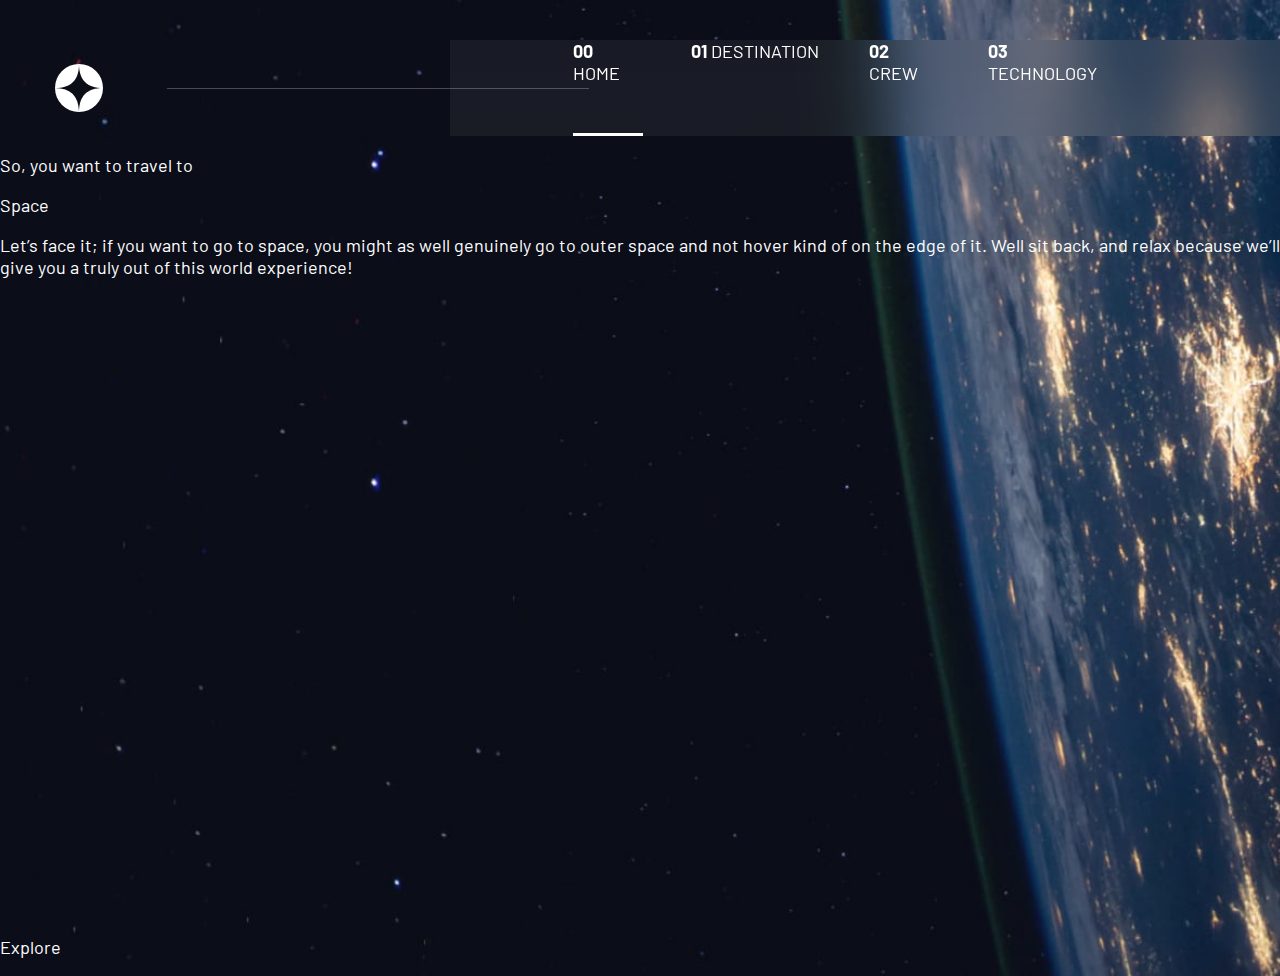
<file: index.html>
<!DOCTYPE html>
<html lang="en">
<head>
  <meta charset="UTF-8">
  <meta name="viewport" content="width=device-width, initial-scale=1.0">

  <link rel="icon" type="image/png" sizes="32x32" href="./assets/favicon-32x32.png">

  <title>Frontend Mentor | Space tourism website</title>
  <link rel="stylesheet" href="css/style.css">
  <link rel="preconnect" href="https://fonts.googleapis.com">
<link rel="preconnect" href="https://fonts.gstatic.com" crossorigin>
<link href="https://fonts.googleapis.com/css2?family=Barlow+Condensed:wght@300&family=Barlow:wght@100&family=Bellefair&display=swap" rel="stylesheet">
</head>
<body>
  <div class="top-container">
    <img class="logo-img" src="assets/shared/logo.svg" alt="logo-image">
    <div class="menu-block">   <!-- Block of Main menu -->
      <div class="home-page">  <!-- Block of 1 button -->
        <div class="menu-text"><b>00</b> HOME</div>
        <div class="home-line">  <!-- Line at the bottom of button -->
        </div>
      </div>
      <div class="home-button"></div>
      <div class="destination-page">  <!-- Block of 2 button -->
        <div class="menu-text">
          <b>01</b> DESTINATION
        </div>
      </div>
      <div class="destination-button"></div>
      <div class="crew-page">  <!-- Block of 3 button -->
        <div class="menu-text">
          <b>02</b> CREW
        </div>
      </div>
      <div class="crew-button"></div>
      <div class="technology-page">  <!-- Block of 4 button -->
        <div class="menu-text">
          <b>03</b> TECHNOLOGY
        </div>
      </div>
      <div class="technology-button"></div>
    </div>
    <div class="top-line"></div>
  </div>
  <div class="middle-container">
    <div class="description-module">
      <p class="text-top">So, you want to travel to</p>
      <p class="text-middle">Space</p>
      <p class="text-bottom">Let’s face it; if you want to go to space, you might as well genuinely go to
      outer space and not hover kind of on the edge of it. Well sit back, and relax
      because we’ll give you a truly out of this world experience!</p>
    </div>
  </div>
  <div class="bottom-container">
    <p class="text-bottom-container">Explore</p>
  </div>













</body>
</html>
</file>
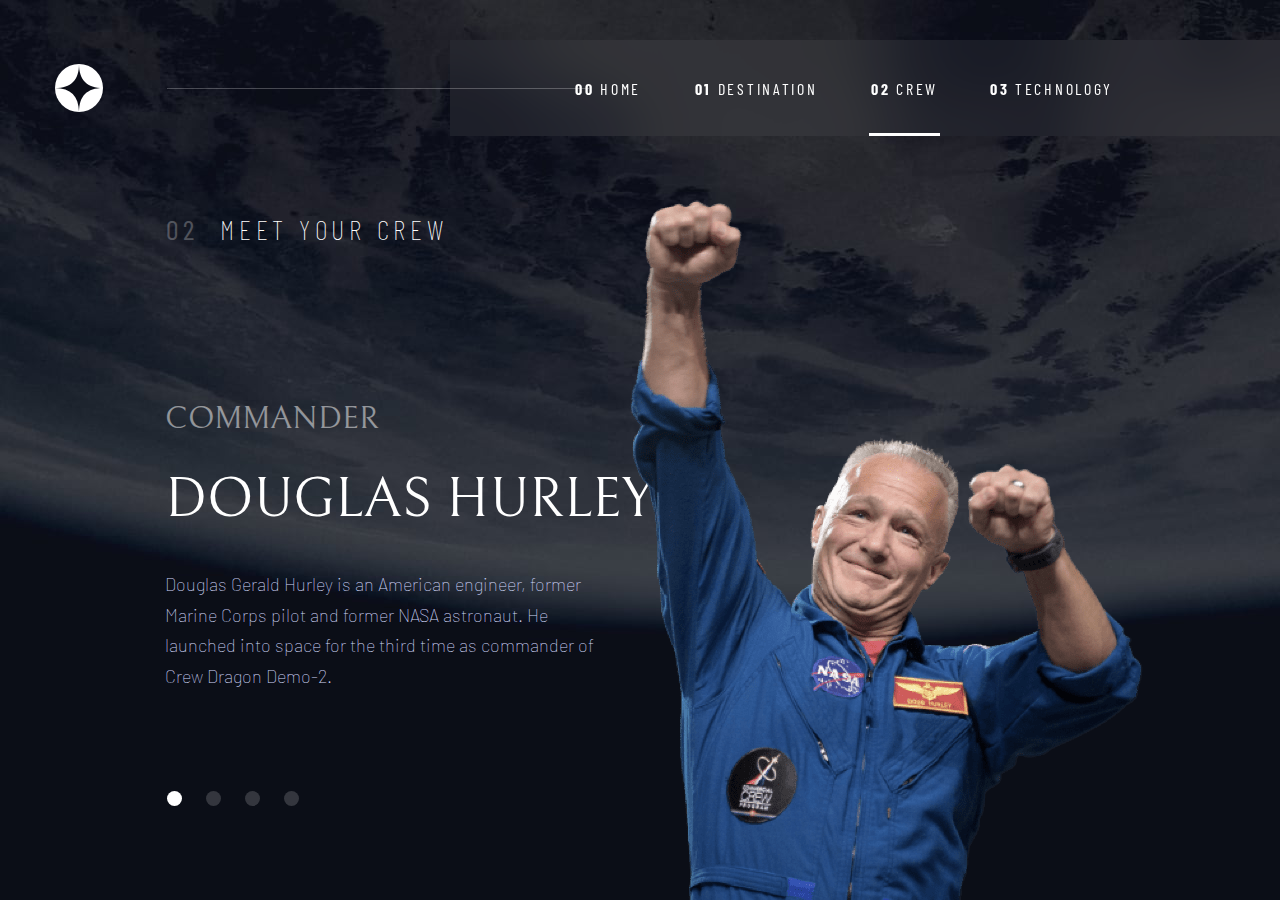
<file: crew-commander.html>
<!DOCTYPE html>
<html lang="en">
<head>
  <meta charset="UTF-8">
  <meta name="viewport" content="width=device-width, initial-scale=1.0">

  <link rel="icon" type="image/png" sizes="32x32" href="./assets/favicon-32x32.png">

  <title>Frontend Mentor | Space tourism website</title>
  <link rel="stylesheet" href="css/style.css">
  <link rel="stylesheet" href="css/crew-style.css">
  <link rel="preconnect" href="https://fonts.googleapis.com">
  <link rel="preconnect" href="https://fonts.gstatic.com" crossorigin>
  <link href="https://fonts.googleapis.com/css2?family=Barlow&family=Barlow+Condensed&family=Bellefair&display=swap" rel="stylesheet">
</head>
<body>
  <div class="top-container">
    <img class="logo-img" src="assets/shared/logo.svg" alt="logo-image">
    <div class="menu-block">   <!-- Block of Main menu -->
      <div class="home-page">  <!-- Block of 1 button -->
          <div class="navtext navtext-properties"><b>00</b> HOME</div>
      </div>
      <a href="index.html"><div class="home-button">
          <div class="home-line"></div>
      </div></a>
      <div class="destination-page">  <!-- Block of 2 button -->
        <div class="navtext navtext-properties"><b>01</b> DESTINATION</div>
      </div>
      <a href="destination-moon.html"><div class="destination-button">
        <div class="destination-line"></div>
      </div></a>
      <div class="crew-page">  <!-- Block of 3 button -->
        <div class="navtext navtext-properties"><b>02</b> CREW</div>
      </div>
      <div class="crew-default">
        <div class="crew-line"></div>
      </div>
      <div class="technology-page">  <!-- Block of 4 button -->
        <div class="navtext navtext-properties"><b>03</b> TECHNOLOGY</div>
      </div>
      <a href="technology-vehicle.html"><div class="technology-button">
        <div class="technology-line"></div>
      </div></a>
    </div>
    <div class="top-line"></div>
  </div>
  <div class="middle-container">
    <div class="top-text-header">
      <h5 class="top-text-header-1"><b>02</b></h5>
      <h5 class="top-text-header-2">Meet your crew</h5>
    </div>
    <p class="heading4 post-crew">Commander</p>
    <p class="heading3 name-crew">Douglas Hurley</p>
    <p class="about-crew-1">Douglas Gerald Hurley is an American engineer, former Marine Corps pilot
    and former NASA astronaut. He launched into space for the third time as
    commander of Crew Dragon Demo-2.</p>
    <img class="image-crew-1" src="assets/crew/image-douglas-hurley.png" alt="crew-img">
    <div class="bottom-menu-crew">
      <div class="crew-button-current-1"></div>
      <a href="crew-specialist.html"><div class="crew-button-2"></div></a>
      <a href="crew-pilot.html"><div class="crew-button-3"></div></a>
      <a href="crew-engineer.html"><div class="crew-button-4"></div></a>
    </div>
  </div>
</body>
</html>
</file>
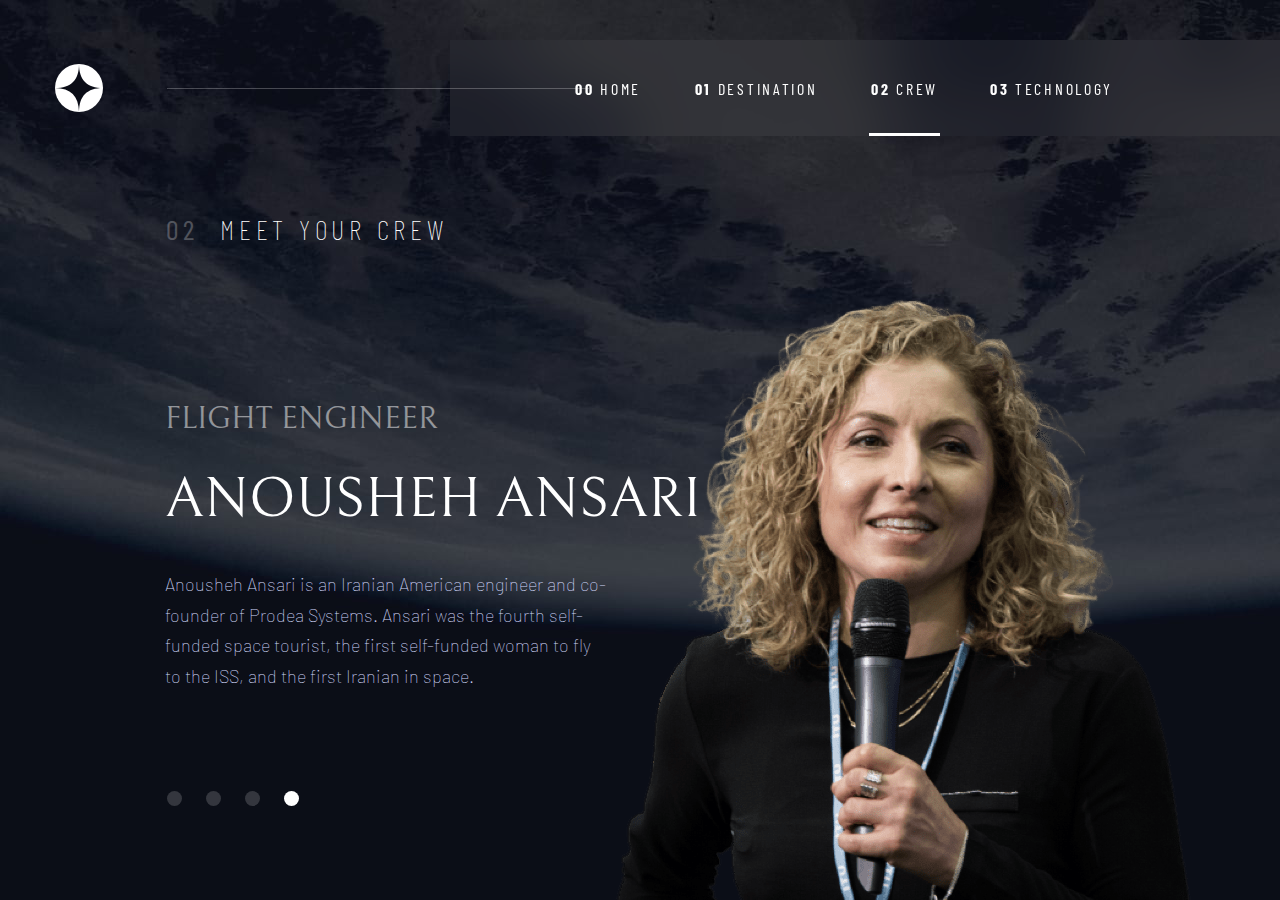
<file: crew-engineer.html>
<!DOCTYPE html>
<html lang="en">
<head>
  <meta charset="UTF-8">
  <meta name="viewport" content="width=device-width, initial-scale=1.0">

  <link rel="icon" type="image/png" sizes="32x32" href="./assets/favicon-32x32.png">

  <title>Frontend Mentor | Space tourism website</title>
  <link rel="stylesheet" href="css/style.css">
  <link rel="stylesheet" href="css/crew-style.css">
  <link rel="preconnect" href="https://fonts.googleapis.com">
  <link rel="preconnect" href="https://fonts.gstatic.com" crossorigin>
  <link href="https://fonts.googleapis.com/css2?family=Barlow&family=Barlow+Condensed&family=Bellefair&display=swap" rel="stylesheet">
</head>
<body>
  <div class="top-container">
    <img class="logo-img" src="assets/shared/logo.svg" alt="logo-image">
    <div class="menu-block">   <!-- Block of Main menu -->
      <div class="home-page">  <!-- Block of 1 button -->
          <div class="navtext navtext-properties"><b>00</b> HOME</div>
      </div>
      <a href="index.html"><div class="home-button">
          <div class="home-line"></div>
      </div></a>
      <div class="destination-page">  <!-- Block of 2 button -->
        <div class="navtext navtext-properties"><b>01</b> DESTINATION</div>
      </div>
      <a href="destination-moon.html"><div class="destination-button">
        <div class="destination-line"></div>
      </div></a>
      <div class="crew-page">  <!-- Block of 3 button -->
        <div class="navtext navtext-properties"><b>02</b> CREW</div>
      </div>
      <div class="crew-default">
        <div class="crew-line"></div>
      </div>
      <div class="technology-page">  <!-- Block of 4 button -->
        <div class="navtext navtext-properties"><b>03</b> TECHNOLOGY</div>
      </div>
      <a href="technology-vehicle.html"><div class="technology-button">
        <div class="technology-line"></div>
      </div></a>
    </div>
    <div class="top-line"></div>
  </div>
  <div class="middle-container">
    <div class="top-text-header">
      <h5 class="top-text-header-1"><b>02</b></h5>
      <h5 class="top-text-header-2">Meet your crew</h5>
    </div>
    <p class="heading4 post-crew">Flight Engineer</p>
    <p class="heading3 name-crew">Anousheh Ansari</p>
    <p class="about-crew-4">Anousheh Ansari is an Iranian American engineer and co-founder of Prodea Systems.
    Ansari was the fourth self-funded space tourist, the first self-funded woman to
    fly to the ISS, and the first Iranian in space.</p>
    <img class="image-crew-4" src="assets/crew/image-anousheh-ansari.png" alt="crew-img">
    <div class="bottom-menu-crew">
      <a href="crew-commander.html"><div class="crew-button-1"></div></a>
      <a href="crew-specialist.html"><div class="crew-button-2"></div></a>
      <a href="crew-pilot.html"><div class="crew-button-3"></div></a>
      <div class="crew-button-current-4"></div>
    </div>
  </div>
</body>
</html>
</file>
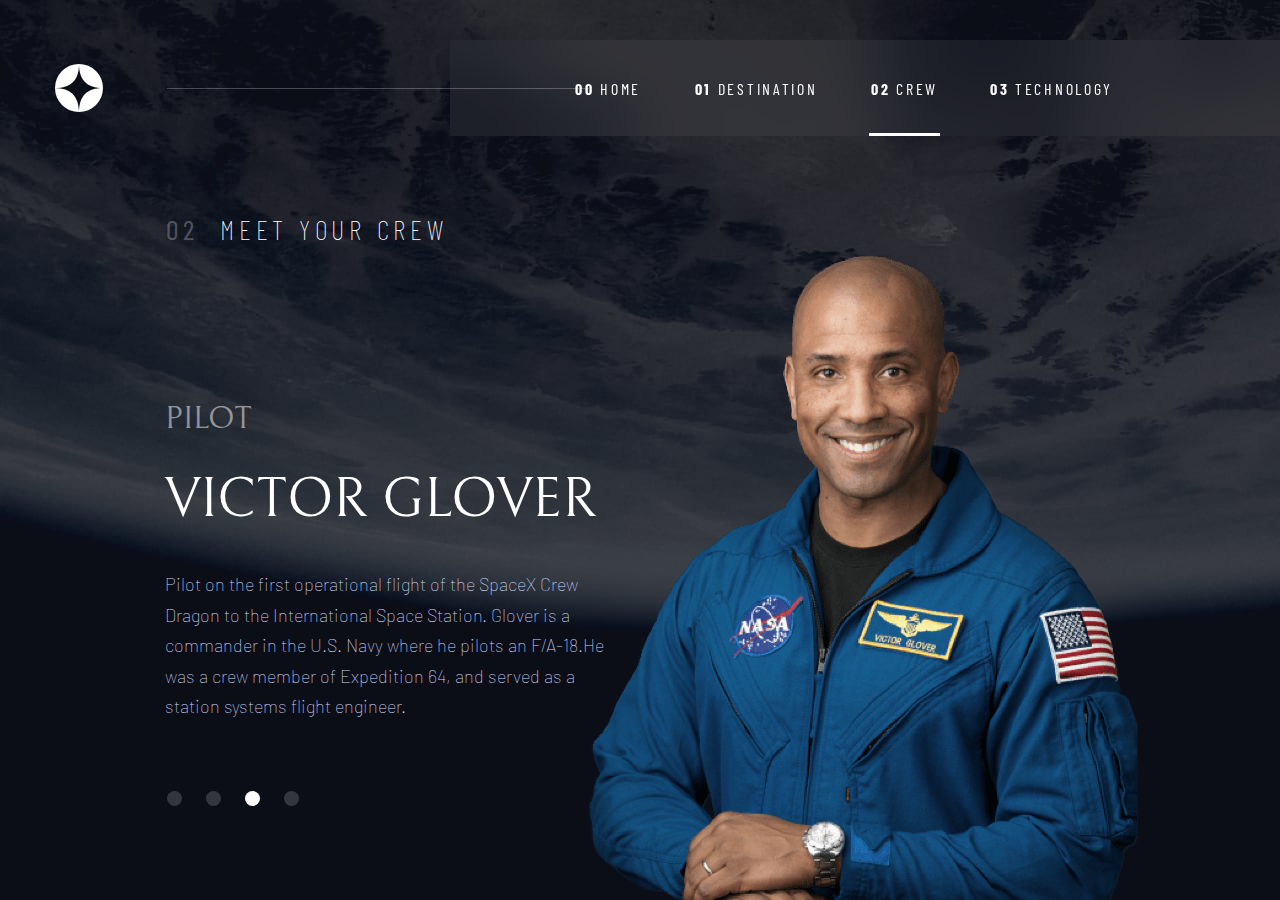
<file: crew-pilot.html>
<!DOCTYPE html>
<html lang="en">
<head>
  <meta charset="UTF-8">
  <meta name="viewport" content="width=device-width, initial-scale=1.0">

  <link rel="icon" type="image/png" sizes="32x32" href="./assets/favicon-32x32.png">

  <title>Frontend Mentor | Space tourism website</title>
  <link rel="stylesheet" href="css/style.css">
  <link rel="stylesheet" href="css/crew-style.css">
  <link rel="preconnect" href="https://fonts.googleapis.com">
  <link rel="preconnect" href="https://fonts.gstatic.com" crossorigin>
  <link href="https://fonts.googleapis.com/css2?family=Barlow&family=Barlow+Condensed&family=Bellefair&display=swap" rel="stylesheet">
</head>
<body>
  <div class="top-container">
    <img class="logo-img" src="assets/shared/logo.svg" alt="logo-image">
    <div class="menu-block">   <!-- Block of Main menu -->
      <div class="home-page">  <!-- Block of 1 button -->
          <div class="navtext navtext-properties"><b>00</b> HOME</div>
      </div>
      <a href="index.html"><div class="home-button">
          <div class="home-line"></div>
      </div></a>
      <div class="destination-page">  <!-- Block of 2 button -->
        <div class="navtext navtext-properties"><b>01</b> DESTINATION</div>
      </div>
      <a href="destination-moon.html"><div class="destination-button">
        <div class="destination-line"></div>
      </div></a>
      <div class="crew-page">  <!-- Block of 3 button -->
        <div class="navtext navtext-properties"><b>02</b> CREW</div>
      </div>
      <div class="crew-default">
        <div class="crew-line"></div>
      </div>
      <div class="technology-page">  <!-- Block of 4 button -->
        <div class="navtext navtext-properties"><b>03</b> TECHNOLOGY</div>
      </div>
      <a href="technology-vehicle.html"><div class="technology-button">
        <div class="technology-line"></div>
      </div></a>
    </div>
    <div class="top-line"></div>
  </div>
  <div class="middle-container">
    <div class="top-text-header">
      <h5 class="top-text-header-1"><b>02</b></h5>
      <h5 class="top-text-header-2">Meet your crew</h5>
    </div>
    <p class="heading4 post-crew">Pilot</p>
    <p class="heading3 name-crew">Victor Glover</p>
    <p class="about-crew-3">Pilot on the first operational flight of the SpaceX Crew Dragon to the
    International Space Station. Glover is a commander in the U.S. Navy where
    he pilots an F/A-18.He was a crew member of Expedition 64, and served as a
    station systems flight engineer.</p>
    <img class="image-crew-3" src="assets/crew/image-victor-glover.png" alt="crew-img">
    <div class="bottom-menu-crew">
      <a href="crew-commander.html"><div class="crew-button-1"></div></a>
      <a href="crew-specialist.html"><div class="crew-button-2"></div></a>
      <div class="crew-button-current-3"></div>
      <a href="crew-engineer.html"><div class="crew-button-4"></div></a>
    </div>
  </div>
</body>
</html>
</file>
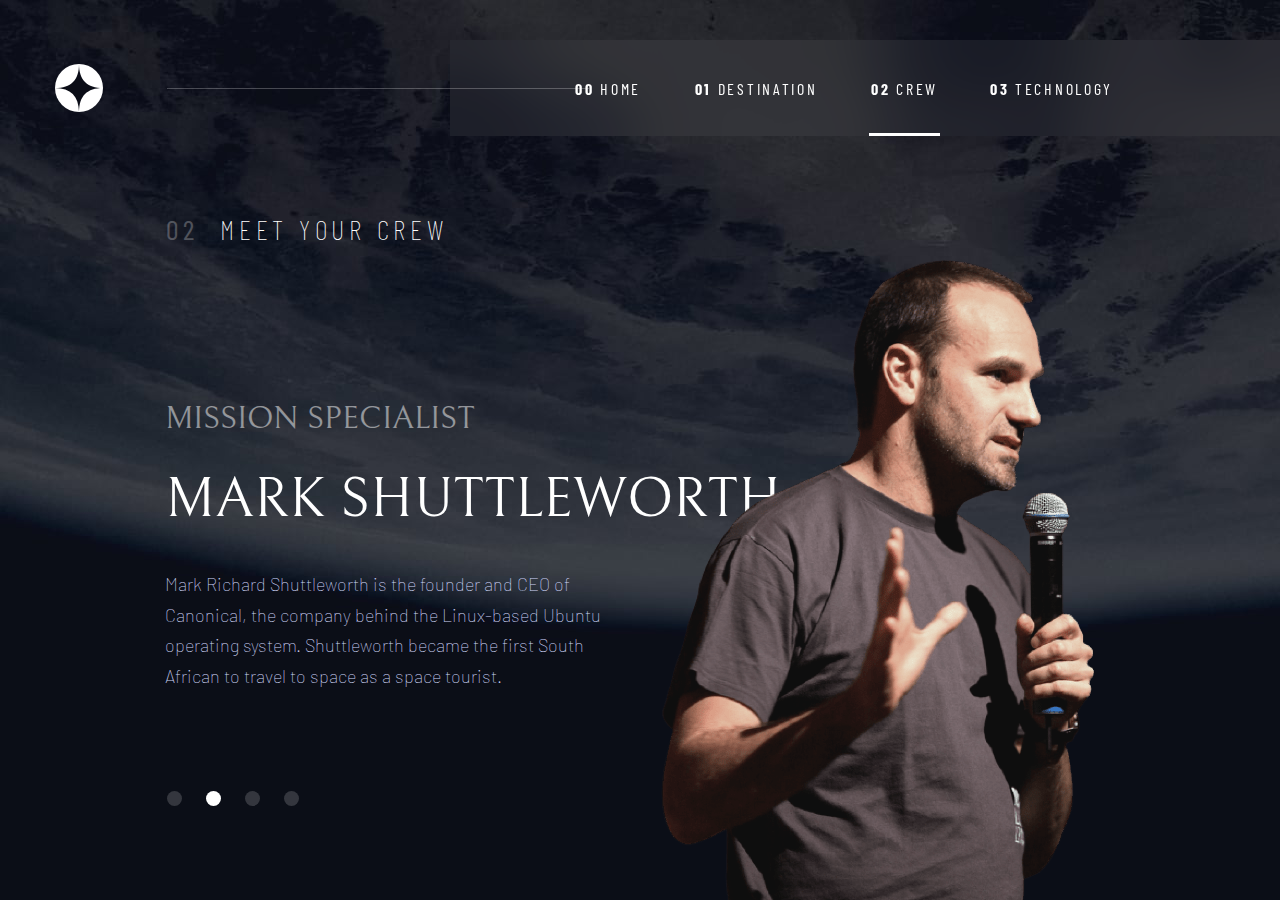
<file: crew-specialist.html>
<!DOCTYPE html>
<html lang="en">
<head>
  <meta charset="UTF-8">
  <meta name="viewport" content="width=device-width, initial-scale=1.0">

  <link rel="icon" type="image/png" sizes="32x32" href="./assets/favicon-32x32.png">

  <title>Frontend Mentor | Space tourism website</title>
  <link rel="stylesheet" href="css/style.css">
  <link rel="stylesheet" href="css/crew-style.css">
  <link rel="preconnect" href="https://fonts.googleapis.com">
  <link rel="preconnect" href="https://fonts.gstatic.com" crossorigin>
  <link href="https://fonts.googleapis.com/css2?family=Barlow&family=Barlow+Condensed&family=Bellefair&display=swap" rel="stylesheet">
</head>
<body>
  <div class="top-container">
    <img class="logo-img" src="assets/shared/logo.svg" alt="logo-image">
    <div class="menu-block">   <!-- Block of Main menu -->
      <div class="home-page">  <!-- Block of 1 button -->
          <div class="navtext navtext-properties"><b>00</b> HOME</div>
      </div>
      <a href="index.html"><div class="home-button">
          <div class="home-line"></div>
      </div></a>
      <div class="destination-page">  <!-- Block of 2 button -->
        <div class="navtext navtext-properties"><b>01</b> DESTINATION</div>
      </div>
      <a href="destination-moon.html"><div class="destination-button">
        <div class="destination-line"></div>
      </div></a>
      <div class="crew-page">  <!-- Block of 3 button -->
        <div class="navtext navtext-properties"><b>02</b> CREW</div>
      </div>
      <div class="crew-default">
        <div class="crew-line"></div>
      </div>
      <div class="technology-page">  <!-- Block of 4 button -->
        <div class="navtext navtext-properties"><b>03</b> TECHNOLOGY</div>
      </div>
      <a href="technology-vehicle.html"><div class="technology-button">
        <div class="technology-line"></div>
      </div></a>
    </div>
    <div class="top-line"></div>
  </div>
  <div class="middle-container">
    <div class="top-text-header">
      <h5 class="top-text-header-1"><b>02</b></h5>
      <h5 class="top-text-header-2">Meet your crew</h5>
    </div>
    <p class="heading4 post-crew">Mission Specialist</p>
    <p class="heading3 name-crew">Mark Shuttleworth</p>
    <p class="about-crew-2">Mark Richard Shuttleworth is the founder and CEO of Canonical, the company behind
    the Linux-based Ubuntu operating system. Shuttleworth became the first South
    African to travel to space as a space tourist.</p>
    <img class="image-crew-2" src="assets/crew/image-mark-shuttleworth.png" alt="crew-img">
    <div class="bottom-menu-crew">
      <a href="crew-commander.html"><div class="crew-button-1"></div></a>
      <div class="crew-button-current-2"></div>
      <a href="crew-pilot.html"><div class="crew-button-3"></div></a>
      <a href="crew-engineer.html"><div class="crew-button-4"></div></a>
    </div>
  </div>
</body>
</html>
</file>
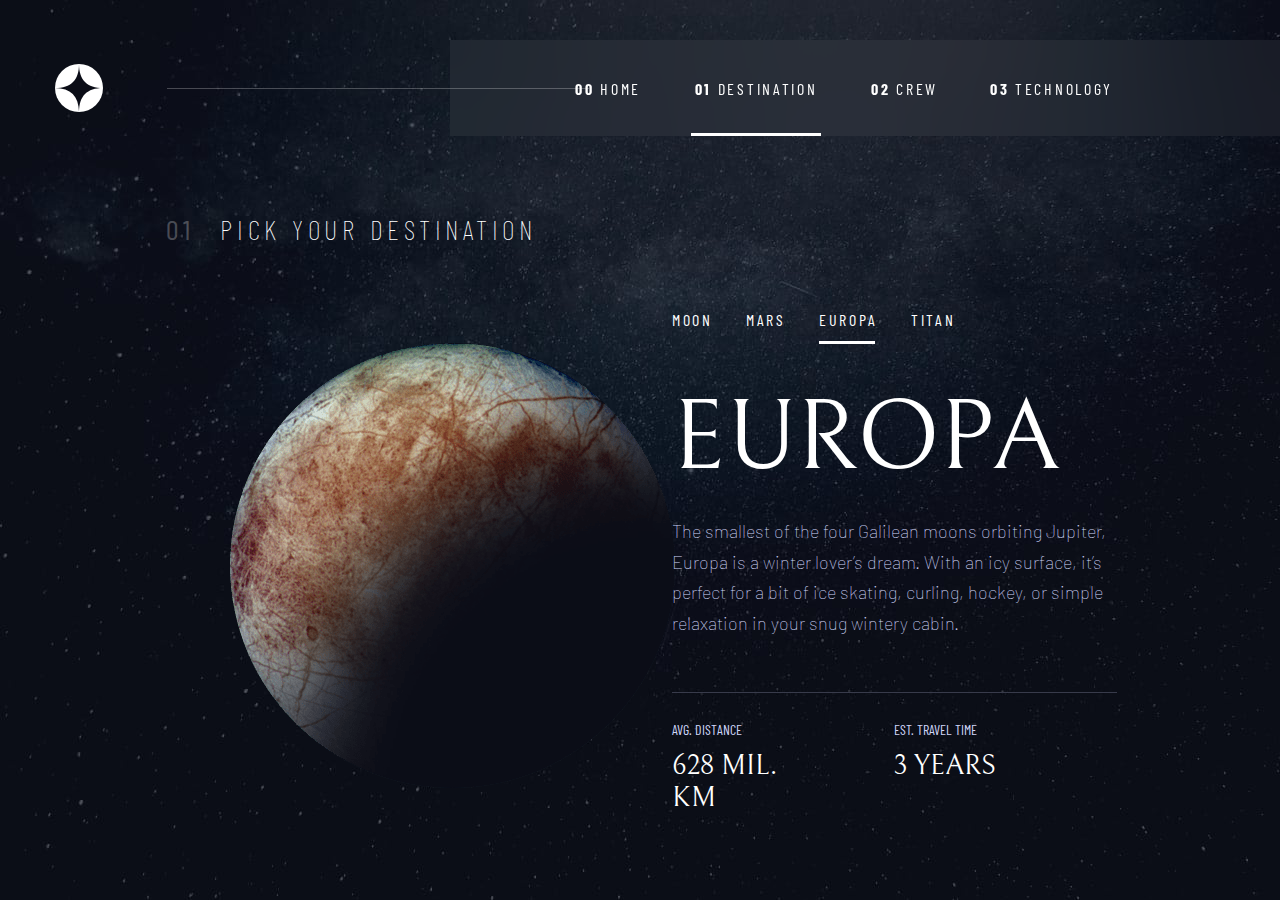
<file: destination-europa.html>
<!DOCTYPE html>
<html lang="en">
<head>
  <meta charset="UTF-8">
  <meta name="viewport" content="width=device-width, initial-scale=1.0">

  <link rel="icon" type="image/png" sizes="32x32" href="./assets/favicon-32x32.png">

  <title>Frontend Mentor | Space tourism website</title>
  <link rel="stylesheet" href="css/style.css">
  <link rel="stylesheet" href="css/destination-style.css">
  <link rel="preconnect" href="https://fonts.googleapis.com">
  <link rel="preconnect" href="https://fonts.gstatic.com" crossorigin>
  <link href="https://fonts.googleapis.com/css2?family=Barlow&family=Barlow+Condensed&family=Bellefair&display=swap" rel="stylesheet">
</head>
<body>
  <div class="top-container">
    <img class="logo-img" src="assets/shared/logo.svg" alt="logo-image">
    <div class="menu-block">   <!-- Block of Main menu -->
      <div class="home-page">  <!-- Block of 1 button -->
          <div class="navtext navtext-properties"><b>00</b> HOME</div>
      </div>
      <a href="index.html"><div class="home-button">
        <div class="home-line">  <!-- Line at the bottom of button -->
          </div>
      </div></a>
      <div class="destination-page">  <!-- Block of 2 button -->
        <div class="navtext navtext-properties"><b>01</b> DESTINATION</div>
      </div>
      <div class="destination-default">
        <div class="destination-line"></div>
      </div>
      <div class="crew-page">  <!-- Block of 3 button -->
        <div class="navtext navtext-properties"><b>02</b> CREW</div>
      </div>
      <a href="crew-commander.html"><div class="crew-button">
        <div class="crew-line"></div>
      </div></a>
      <div class="technology-page">  <!-- Block of 4 button -->
        <div class="navtext navtext-properties"><b>03</b> TECHNOLOGY</div>
      </div>
      <a href="technology-vehicle.html"><div class="technology-button">
        <div class="technology-line"></div>
      </div></a>
    </div>
    <div class="top-line"></div>
  </div>
  <div class="middle-container">
    <div class="top-text-header">
      <h5 class="top-text-header-1"><b>01</b></h5>
      <h5 class="top-text-header-2">Pick your destination</h5>
    </div>
    <img class="img-destination" src="assets/destination/image-europa.png" alt="europa-image">
    <div class="dest-menu-module">
      <div class="dest-menu-block">
        <div class="moon-page">
            <div class="navtext">Moon</div>
        </div>
        <a href="destination-moon.html"><div class="moon-button">
            <div class="moon-line"></div>
        </div></a>
        <div class="mars-page">
          <div class="navtext">Mars</div>
        </div>
        <a href="destination-mars.html"><div class="mars-button">
          <div class="mars-line"></div>
        </div></a>
        <div class="europa-page">
          <div class="navtext">Europa</div>
        </div>
        <div class="europa-default">
          <div class="europa-line"></div>
        </div>
        <div class="titan-page">
          <div class="navtext">Titan</div>
        </div>
        <a href="destination-titan.html"><div class="titan-button">
          <div class="titan-line"></div>
        </div></a>
      </div>
      <p class="heading2 dest-description-header">Europa</p>
      <p class="dest-description-bottom">The smallest of the four Galilean moons orbiting Jupiter, Europa is a
      winter lover’s dream. With an icy surface, it’s perfect for a bit of
      ice skating, curling, hockey, or simple relaxation in your snug
      wintery cabin.</p>
      <hr class="dest-horisontal-rule">
      <div class="dest-distance-box">
        <p class="subheading2 distance-traveltime-head">Avg. distance</p>
        <p class="subheading1 distance-traveltime">628 mil. km</p>
      </div>
      <div class="dest-traveltime-box">
        <p class="subheading2 distance-traveltime-head">Est. travel time</p>
        <p class="subheading1 distance-traveltime">3 years</p>
      </div>
    </div>
  </div>
</body>
</html>
</file>
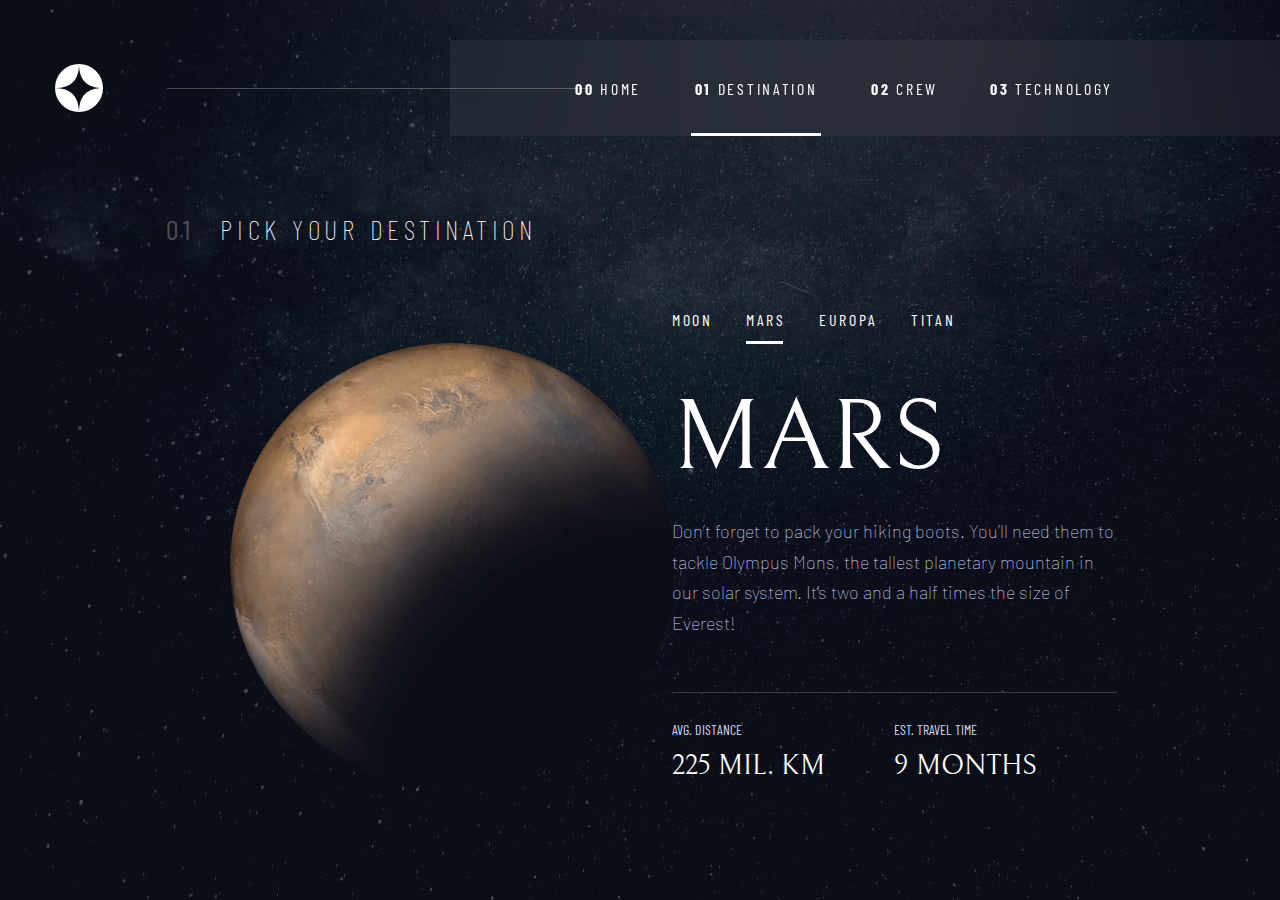
<file: destination-mars.html>
<!DOCTYPE html>
<html lang="en">
<head>
  <meta charset="UTF-8">
  <meta name="viewport" content="width=device-width, initial-scale=1.0">

  <link rel="icon" type="image/png" sizes="32x32" href="./assets/favicon-32x32.png">

  <title>Frontend Mentor | Space tourism website</title>
  <link rel="stylesheet" href="css/style.css">
  <link rel="stylesheet" href="css/destination-style.css">
  <link rel="preconnect" href="https://fonts.googleapis.com">
  <link rel="preconnect" href="https://fonts.gstatic.com" crossorigin>
  <link href="https://fonts.googleapis.com/css2?family=Barlow&family=Barlow+Condensed&family=Bellefair&display=swap" rel="stylesheet">
</head>
<body>
  <div class="top-container">
    <img class="logo-img" src="assets/shared/logo.svg" alt="logo-image">
    <div class="menu-block">   <!-- Block of Main menu -->
      <div class="home-page">  <!-- Block of 1 button -->
          <div class="navtext navtext-properties"><b>00</b> HOME</div>
      </div>
      <a href="index.html"><div class="home-button">
        <div class="home-line">  <!-- Line at the bottom of button -->
          </div>
      </div></a>
      <div class="destination-page">  <!-- Block of 2 button -->
        <div class="navtext navtext-properties"><b>01</b> DESTINATION</div>
      </div>
      <div class="destination-default">
        <div class="destination-line"></div>
      </div>
      <div class="crew-page">  <!-- Block of 3 button -->
        <div class="navtext navtext-properties"><b>02</b> CREW</div>
      </div>
      <a href="crew-commander.html"><div class="crew-button">
        <div class="crew-line"></div>
      </div></a>
      <div class="technology-page">  <!-- Block of 4 button -->
        <div class="navtext navtext-properties"><b>03</b> TECHNOLOGY</div>
      </div>
      <a href="technology-vehicle.html"><div class="technology-button">
        <div class="technology-line"></div>
      </div></a>
    </div>
    <div class="top-line"></div>
  </div>
  <div class="middle-container">
    <div class="top-text-header">
      <h5 class="top-text-header-1"><b>01</b></h5>
      <h5 class="top-text-header-2">Pick your destination</h5>
    </div>
    <img class="img-destination" src="assets/destination/image-mars.png" alt="mars-image">
    <div class="dest-menu-module">
      <div class="dest-menu-block">
        <div class="moon-page">
            <div class="navtext">Moon</div>
        </div>
        <a href="destination-moon.html"><div class="moon-button">
            <div class="moon-line"></div>
        </div></a>
        <div class="mars-page">
          <div class="navtext">Mars</div>
        </div>
        <div class="mars-default">
          <div class="mars-line"></div>
        </div>
        <div class="europa-page">
          <div class="navtext">Europa</div>
        </div>
        <a href="destination-europa.html"><div class="europa-button">
          <div class="europa-line"></div>
        </div></a>
        <div class="titan-page">
          <div class="navtext">Titan</div>
        </div>
        <a href="destination-titan.html"><div class="titan-button">
          <div class="titan-line"></div>
        </div></a>
      </div>
      <p class="heading2 dest-description-header">Mars</p>
      <p class="dest-description-bottom">Don’t forget to pack your hiking boots. You’ll need them to tackle Olympus Mons,
      the tallest planetary mountain in our solar system. It’s two and a half times
      the size of Everest!</p>
      <hr class="dest-horisontal-rule">
      <div class="dest-distance-box">
        <p class="subheading2 distance-traveltime-head">Avg. distance</p>
        <p class="subheading1 distance-traveltime">225 mil. km</p>
      </div>
      <div class="dest-traveltime-box">
        <p class="subheading2 distance-traveltime-head">Est. travel time</p>
        <p class="subheading1 distance-traveltime">9 months</p>
      </div>
    </div>
  </div>
</body>
</html>
</file>
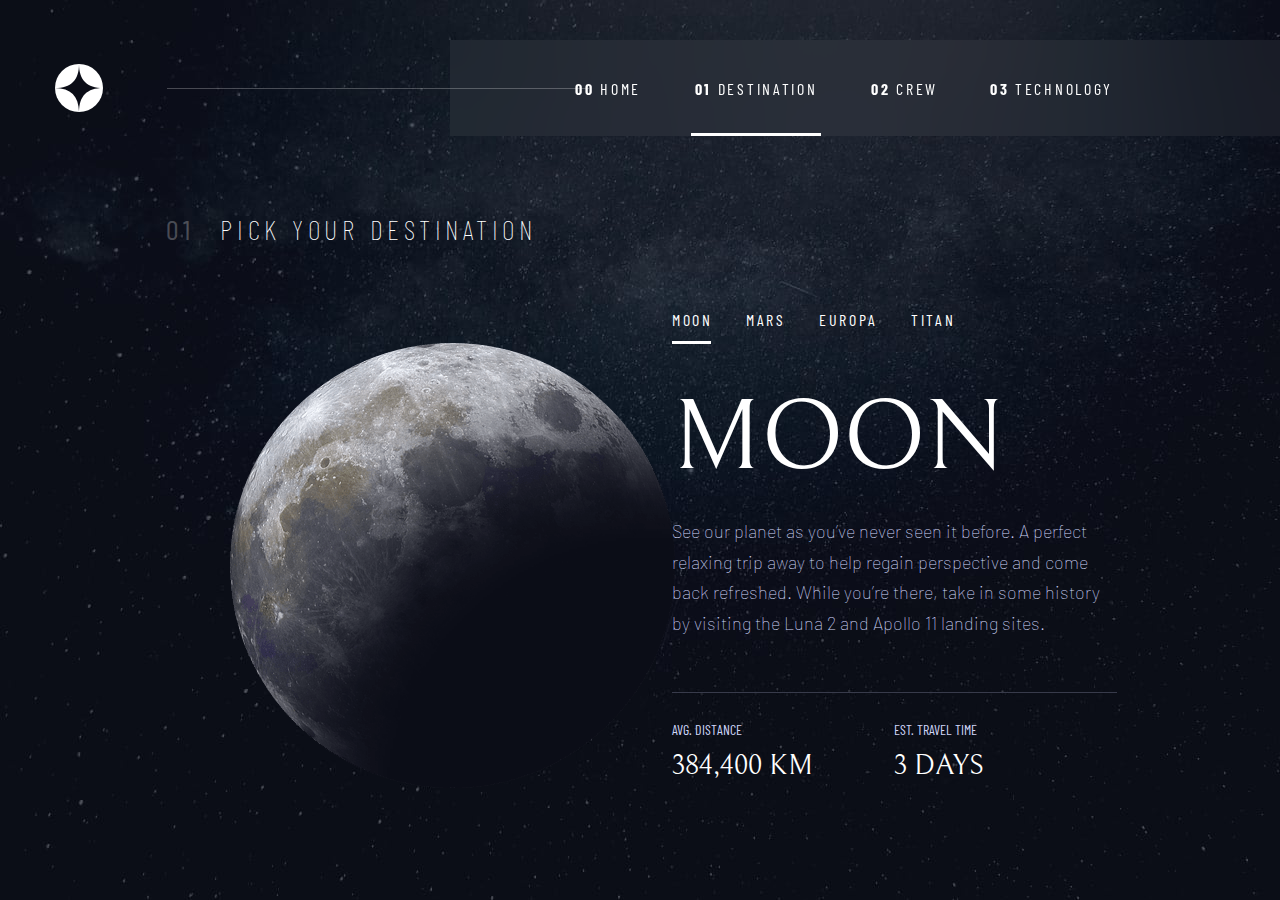
<file: destination-moon.html>
<!DOCTYPE html>
<html lang="en">
<head>
  <meta charset="UTF-8">
  <meta name="viewport" content="width=device-width, initial-scale=1.0">

  <link rel="icon" type="image/png" sizes="32x32" href="./assets/favicon-32x32.png">

  <title>Frontend Mentor | Space tourism website</title>
  <link rel="stylesheet" href="css/style.css">
  <link rel="stylesheet" href="css/destination-style.css">
  <link rel="preconnect" href="https://fonts.googleapis.com">
  <link rel="preconnect" href="https://fonts.gstatic.com" crossorigin>
  <link href="https://fonts.googleapis.com/css2?family=Barlow&family=Barlow+Condensed&family=Bellefair&display=swap" rel="stylesheet">
</head>
<body>
  <div class="top-container">
    <img class="logo-img" src="assets/shared/logo.svg" alt="logo-image">
    <div class="menu-block">   <!-- Block of Main menu -->
      <div class="home-page">  <!-- Block of 1 button -->
          <div class="navtext navtext-properties"><b>00</b> HOME</div>
      </div>
      <a href="index.html"><div class="home-button">
        <div class="home-line">  <!-- Line at the bottom of button -->
          </div>
      </div></a>
      <div class="destination-page">  <!-- Block of 2 button -->
        <div class="navtext navtext-properties"><b>01</b> DESTINATION</div>
      </div>
      <div class="destination-default">
        <div class="destination-line"></div>
      </div>
      <div class="crew-page">  <!-- Block of 3 button -->
        <div class="navtext navtext-properties"><b>02</b> CREW</div>
      </div>
      <a href="crew-commander.html"><div class="crew-button">
        <div class="crew-line"></div>
      </div></a>
      <div class="technology-page">  <!-- Block of 4 button -->
        <div class="navtext navtext-properties"><b>03</b> TECHNOLOGY</div>
      </div>
      <a href="technology-vehicle.html"><div class="technology-button">
        <div class="technology-line"></div>
      </div></a>
    </div>
    <div class="top-line"></div>
  </div>
  <div class="middle-container">
    <div class="top-text-header">
      <h5 class="top-text-header-1"><b>01</b></h5>
      <h5 class="top-text-header-2">Pick your destination</h5>
    </div>
    <img class="img-destination" src="assets/destination/image-moon.png" alt="moon-image">
    <div class="dest-menu-module">
      <div class="dest-menu-block">
        <div class="moon-page">
            <div class="navtext">Moon</div>
        </div>
        <div class="moon-default">
            <div class="moon-line"></div>
        </div>
        <div class="mars-page">
          <div class="navtext">Mars</div>
        </div>
        <a href="destination-mars.html"><div class="mars-button">
          <div class="mars-line"></div>
        </div></a>
        <div class="europa-page">
          <div class="navtext">Europa</div>
        </div>
        <a href="destination-europa.html"><div class="europa-button">
          <div class="europa-line"></div>
        </div></a>
        <div class="titan-page">
          <div class="navtext">Titan</div>
        </div>
        <a href="destination-titan.html"><div class="titan-button">
          <div class="titan-line"></div>
        </div></a>
      </div>
      <p class="heading2 dest-description-header">Moon</p>
      <p class="dest-description-bottom">See our planet as you’ve never seen it before. A perfect relaxing trip away to help
      regain perspective and come back refreshed. While you’re there, take in some history
      by visiting the Luna 2 and Apollo 11 landing sites.</p>
      <hr class="dest-horisontal-rule">
      <div class="dest-distance-box">
        <p class="subheading2 distance-traveltime-head">Avg. distance</p>
        <p class="subheading1 distance-traveltime">384,400 km</p>
      </div>
      <div class="dest-traveltime-box">
        <p class="subheading2 distance-traveltime-head">Est. travel time</p>
        <p class="subheading1 distance-traveltime">3 days</p>
      </div>
    </div>
  </div>
</body>
</html>
</file>
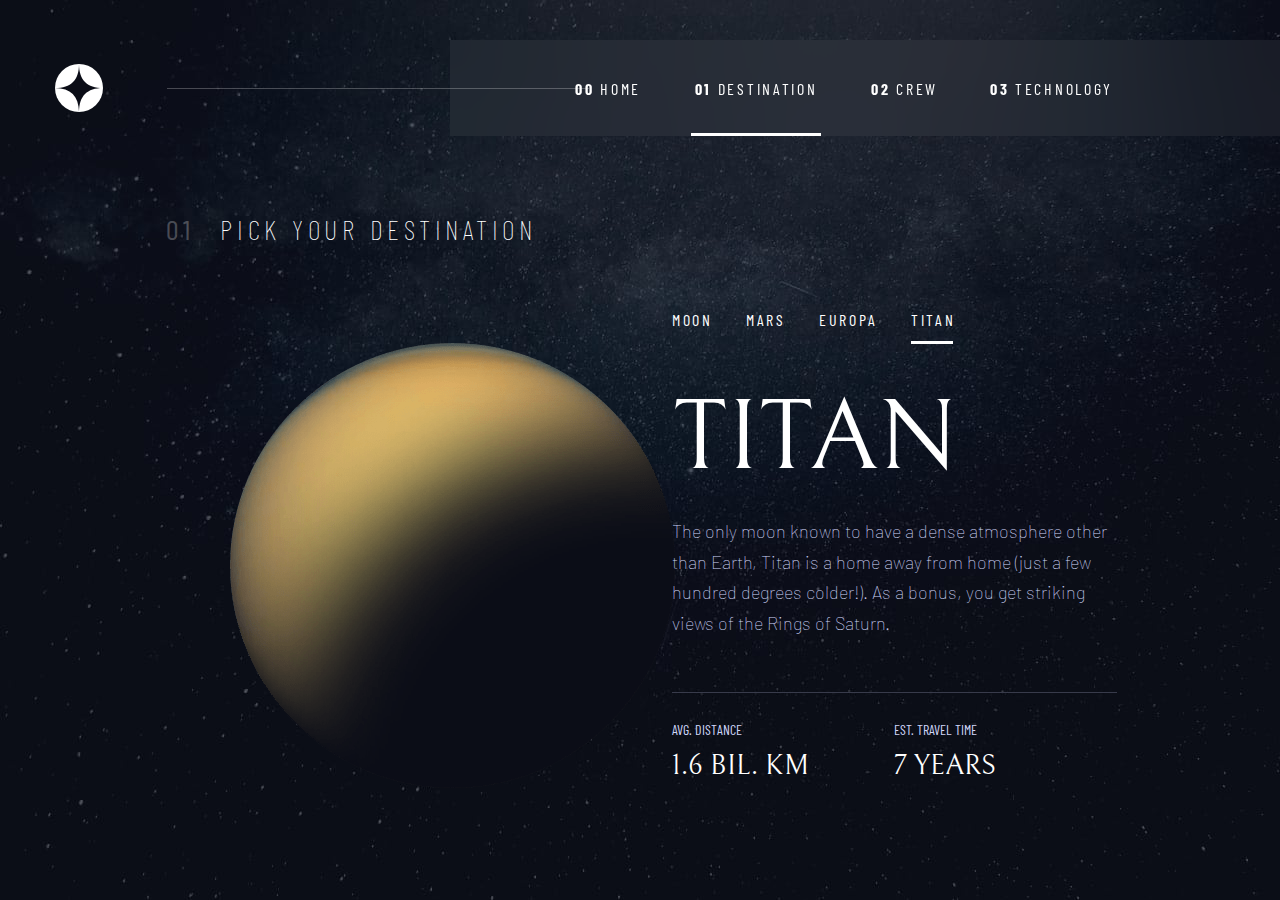
<file: destination-titan.html>
<!DOCTYPE html>
<html lang="en">
<head>
  <meta charset="UTF-8">
  <meta name="viewport" content="width=device-width, initial-scale=1.0">

  <link rel="icon" type="image/png" sizes="32x32" href="./assets/favicon-32x32.png">

  <title>Frontend Mentor | Space tourism website</title>
  <link rel="stylesheet" href="css/style.css">
  <link rel="stylesheet" href="css/destination-style.css">
  <link rel="preconnect" href="https://fonts.googleapis.com">
  <link rel="preconnect" href="https://fonts.gstatic.com" crossorigin>
  <link href="https://fonts.googleapis.com/css2?family=Barlow&family=Barlow+Condensed&family=Bellefair&display=swap" rel="stylesheet">
</head>
<body>
  <div class="top-container">
    <img class="logo-img" src="assets/shared/logo.svg" alt="logo-image">
    <div class="menu-block">   <!-- Block of Main menu -->
      <div class="home-page">  <!-- Block of 1 button -->
          <div class="navtext navtext-properties"><b>00</b> HOME</div>
      </div>
      <a href="index.html"><div class="home-button">
        <div class="home-line">  <!-- Line at the bottom of button -->
          </div>
      </div></a>
      <div class="destination-page">  <!-- Block of 2 button -->
        <div class="navtext navtext-properties"><b>01</b> DESTINATION</div>
      </div>
      <div class="destination-default">
        <div class="destination-line"></div>
      </div>
      <div class="crew-page">  <!-- Block of 3 button -->
        <div class="navtext navtext-properties"><b>02</b> CREW</div>
      </div>
      <a href="crew-commander.html"><div class="crew-button">
        <div class="crew-line"></div>
      </div></a>
      <div class="technology-page">  <!-- Block of 4 button -->
        <div class="navtext navtext-properties"><b>03</b> TECHNOLOGY</div>
      </div>
      <a href="technology-vehicle.html"><div class="technology-button">
        <div class="technology-line"></div>
      </div></a>
    </div>
    <div class="top-line"></div>
  </div>
  <div class="middle-container">
    <div class="top-text-header">
      <h5 class="top-text-header-1"><b>01</b></h5>
      <h5 class="top-text-header-2">Pick your destination</h5>
    </div>
    <img class="img-destination" src="assets/destination/image-titan.png" alt="titan-image">
    <div class="dest-menu-module">
      <div class="dest-menu-block">
        <div class="moon-page">
            <div class="navtext">Moon</div>
        </div>
        <a href="destination-moon.html"><div class="moon-button">
            <div class="moon-line"></div>
        </div></a>
        <div class="mars-page">
          <div class="navtext">Mars</div>
        </div>
        <a href="destination-mars.html"><div class="mars-button">
          <div class="mars-line"></div>
        </div></a>
        <div class="europa-page">
          <div class="navtext">Europa</div>
        </div>
        <a href="destination-europa.html"><div class="europa-button">
          <div class="europa-line"></div>
        </div></a>
        <div class="titan-page">
          <div class="navtext">Titan</div>
        </div>
        <div class="titan-default">
          <div class="titan-line"></div>
        </div>
      </div>
      <p class="heading2 dest-description-header">Titan</p>
      <p class="dest-description-bottom">The only moon known to have a dense atmosphere other than Earth, Titan
      is a home away from home (just a few hundred degrees colder!). As a
      bonus, you get striking views of the Rings of Saturn.</p>
      <hr class="dest-horisontal-rule">
      <div class="dest-distance-box">
        <p class="subheading2 distance-traveltime-head">Avg. distance</p>
        <p class="subheading1 distance-traveltime">1.6 bil. km</p>
      </div>
      <div class="dest-traveltime-box">
        <p class="subheading2 distance-traveltime-head">Est. travel time</p>
        <p class="subheading1 distance-traveltime">7 years</p>
      </div>
    </div>
  </div>
</body>
</html>
</file>
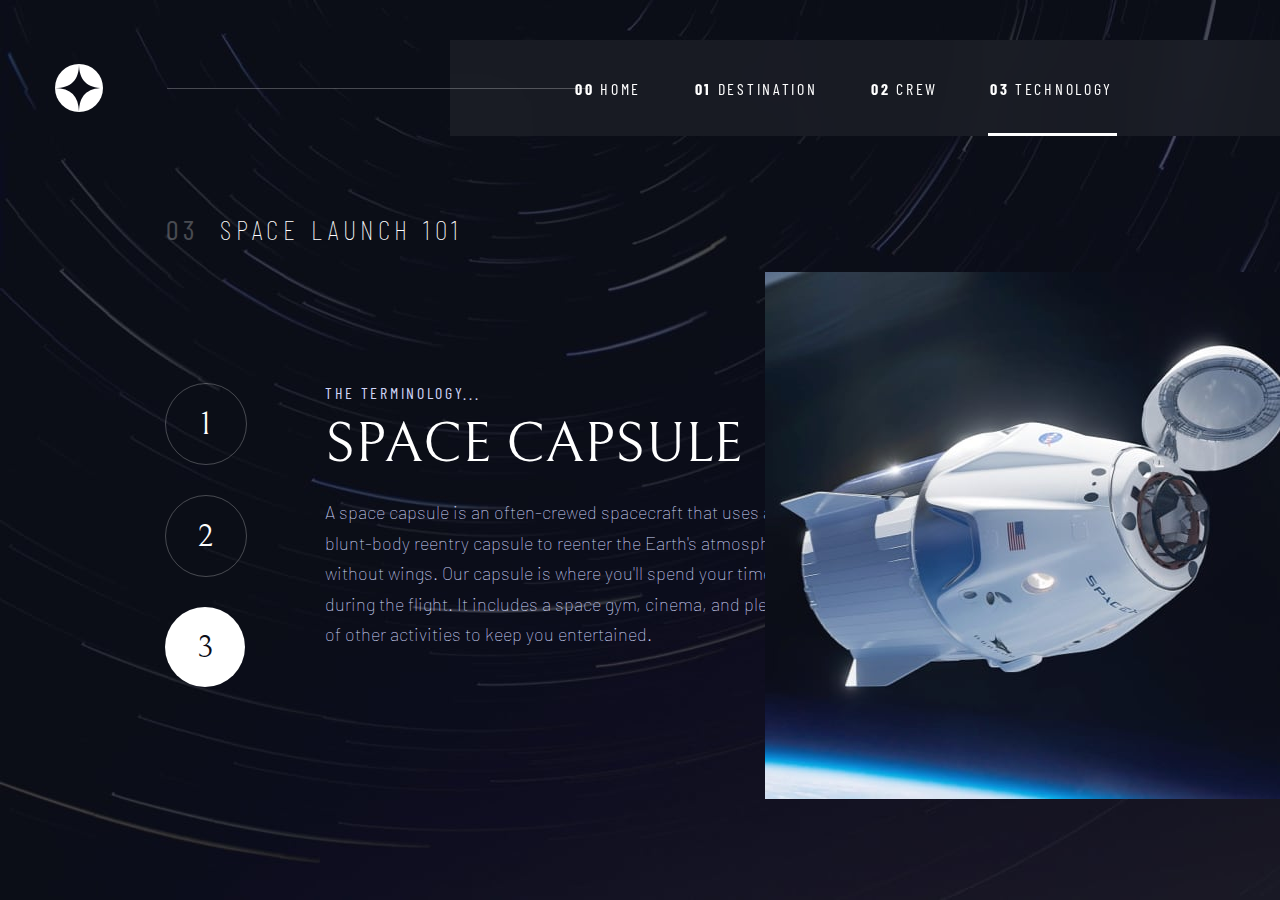
<file: technology-capsule.html>
<!DOCTYPE html>
<html lang="en">
<head>
  <meta charset="UTF-8">
  <meta name="viewport" content="width=device-width, initial-scale=1.0">

  <link rel="icon" type="image/png" sizes="32x32" href="./assets/favicon-32x32.png">

  <title>Frontend Mentor | Space tourism website</title>
  <link rel="stylesheet" href="css/style.css">
  <link rel="stylesheet" href="css/technology-style.css">
  <link rel="preconnect" href="https://fonts.googleapis.com">
  <link rel="preconnect" href="https://fonts.gstatic.com" crossorigin>
  <link href="https://fonts.googleapis.com/css2?family=Barlow&family=Barlow+Condensed&family=Bellefair&display=swap" rel="stylesheet">
</head>
<body>
  <div class="top-container">
    <img class="logo-img" src="assets/shared/logo.svg" alt="logo-image">
    <div class="menu-block">   <!-- Block of Main menu -->
      <div class="home-page">  <!-- Block of 1 button -->
          <div class="navtext navtext-properties"><b>00</b> HOME</div>
      </div>
      <a href="index.html"><div class="home-button">
          <div class="home-line"></div>
      </div></a>
      <div class="destination-page">  <!-- Block of 2 button -->
        <div class="navtext navtext-properties"><b>01</b> DESTINATION</div>
      </div>
      <a href="destination-moon.html"><div class="destination-button">
        <div class="destination-line"></div>
      </div></a>
      <div class="crew-page">  <!-- Block of 3 button -->
        <div class="navtext navtext-properties"><b>02</b> CREW</div>
      </div>
      <a href="crew-commander.html"><div class="crew-button">
        <div class="crew-line"></div>
      </div></a>
      <div class="technology-page">  <!-- Block of 4 button -->
        <div class="navtext navtext-properties"><b>03</b> TECHNOLOGY</div>
      </div>
      <div class="technology-default">
        <div class="technology-line"></div>
      </div>
    </div>
    <div class="top-line"></div>
  </div>
  <div class="middle-container">
    <div class="top-text-header">
      <h5 class="top-text-header-1"><b>03</b></h5>
      <h5 class="top-text-header-2">Space launch 101</h5>
    </div>
    <div class="menu-technology-block">

      <div class="page-tech-1">
        <p class="heading4 text-button-tech">1</p>
      </div>
      <a href="technology-vehicle.html"><div class="button-tech-1"></div></a>

      <div class="page-tech-2">
        <p class="heading4 text-button-tech">2</p>
      </div>
      <a href="technology-spaceport.html"><div class="button-tech-2"></div></a>

      <div class="current-button-tech-3"><p class="heading4 current-text-button-tech">3</p></div>
    </div>

    <div class="descripption-block-technology">
      <p class="navtext top-text-technology">The terminology...</p>
      <p class="heading3 middle-text-technology">Space capsule</p>
      <p class="bottom-text-technology">A space capsule is an often-crewed spacecraft that uses a blunt-body reentry
      capsule to reenter the Earth's atmosphere without wings. Our capsule is where
      you'll spend your time during the flight. It includes a space gym, cinema,
      and plenty of other activities to keep you entertained.</p>
    </div>
    <img class="image-technology" src="assets/technology/image-space-capsule-portrait.jpg" alt="technology-image">
  </div>
</body>
</html>
</file>
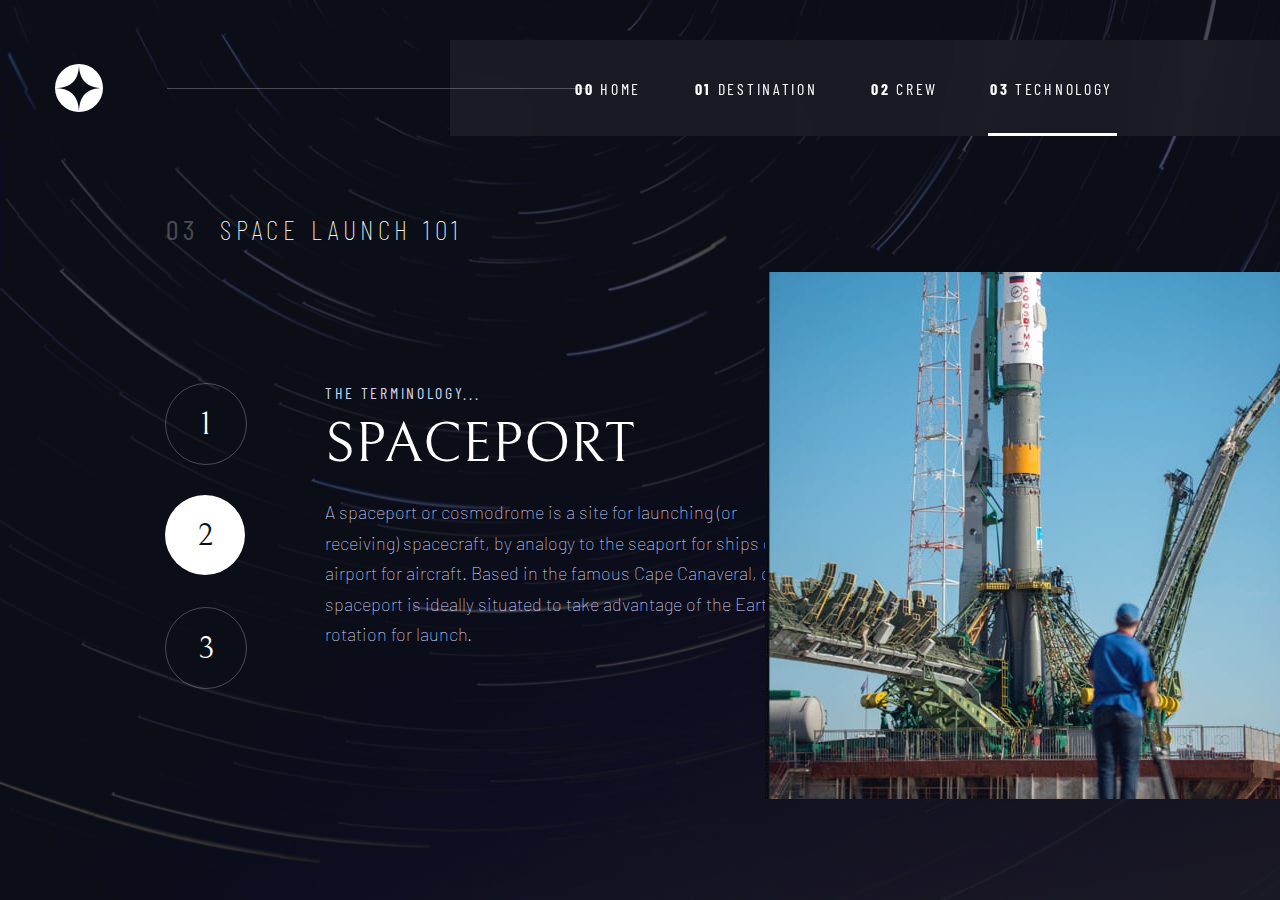
<file: technology-spaceport.html>
<!DOCTYPE html>
<html lang="en">
<head>
  <meta charset="UTF-8">
  <meta name="viewport" content="width=device-width, initial-scale=1.0">

  <link rel="icon" type="image/png" sizes="32x32" href="./assets/favicon-32x32.png">

  <title>Frontend Mentor | Space tourism website</title>
  <link rel="stylesheet" href="css/style.css">
  <link rel="stylesheet" href="css/technology-style.css">
  <link rel="preconnect" href="https://fonts.googleapis.com">
  <link rel="preconnect" href="https://fonts.gstatic.com" crossorigin>
  <link href="https://fonts.googleapis.com/css2?family=Barlow&family=Barlow+Condensed&family=Bellefair&display=swap" rel="stylesheet">
</head>
<body>
  <div class="top-container">
    <img class="logo-img" src="assets/shared/logo.svg" alt="logo-image">
    <div class="menu-block">   <!-- Block of Main menu -->
      <div class="home-page">  <!-- Block of 1 button -->
          <div class="navtext navtext-properties"><b>00</b> HOME</div>
      </div>
      <a href="index.html"><div class="home-button">
          <div class="home-line"></div>
      </div></a>
      <div class="destination-page">  <!-- Block of 2 button -->
        <div class="navtext navtext-properties"><b>01</b> DESTINATION</div>
      </div>
      <a href="destination-moon.html"><div class="destination-button">
        <div class="destination-line"></div>
      </div></a>
      <div class="crew-page">  <!-- Block of 3 button -->
        <div class="navtext navtext-properties"><b>02</b> CREW</div>
      </div>
      <a href="crew-commander.html"><div class="crew-button">
        <div class="crew-line"></div>
      </div></a>
      <div class="technology-page">  <!-- Block of 4 button -->
        <div class="navtext navtext-properties"><b>03</b> TECHNOLOGY</div>
      </div>
      <div class="technology-default">
        <div class="technology-line"></div>
      </div>
    </div>
    <div class="top-line"></div>
  </div>
  <div class="middle-container">
    <div class="top-text-header">
      <h5 class="top-text-header-1"><b>03</b></h5>
      <h5 class="top-text-header-2">Space launch 101</h5>
    </div>
    <div class="menu-technology-block">

      <div class="page-tech-1">
        <p class="heading4 text-button-tech">1</p>
      </div>
      <a href="technology-vehicle.html"><div class="button-tech-1"></div></a>

      <div class="current-button-tech-2"><p class="heading4 current-text-button-tech">2</p></div>

      <div class="page-tech-3">
        <p class="heading4 text-button-tech">3</p>
      </div>
      <a href="technology-capsule.html"><div class="button-tech-3"></div></a>
    </div>

    <div class="descripption-block-technology">
      <p class="navtext top-text-technology">The terminology...</p>
      <p class="heading3 middle-text-technology">Spaceport</p>
      <p class="bottom-text-technology">A spaceport or cosmodrome is a site for launching (or receiving) spacecraft,
      by analogy to the seaport for ships or airport for aircraft. Based in the
      famous Cape Canaveral, our spaceport is ideally situated to take advantage
      of the Earth’s rotation for launch.</p>
    </div>
    <img class="image-technology" src="assets/technology/image-spaceport-portrait.jpg" alt="technology-image">
  </div>
</body>
</html>
</file>
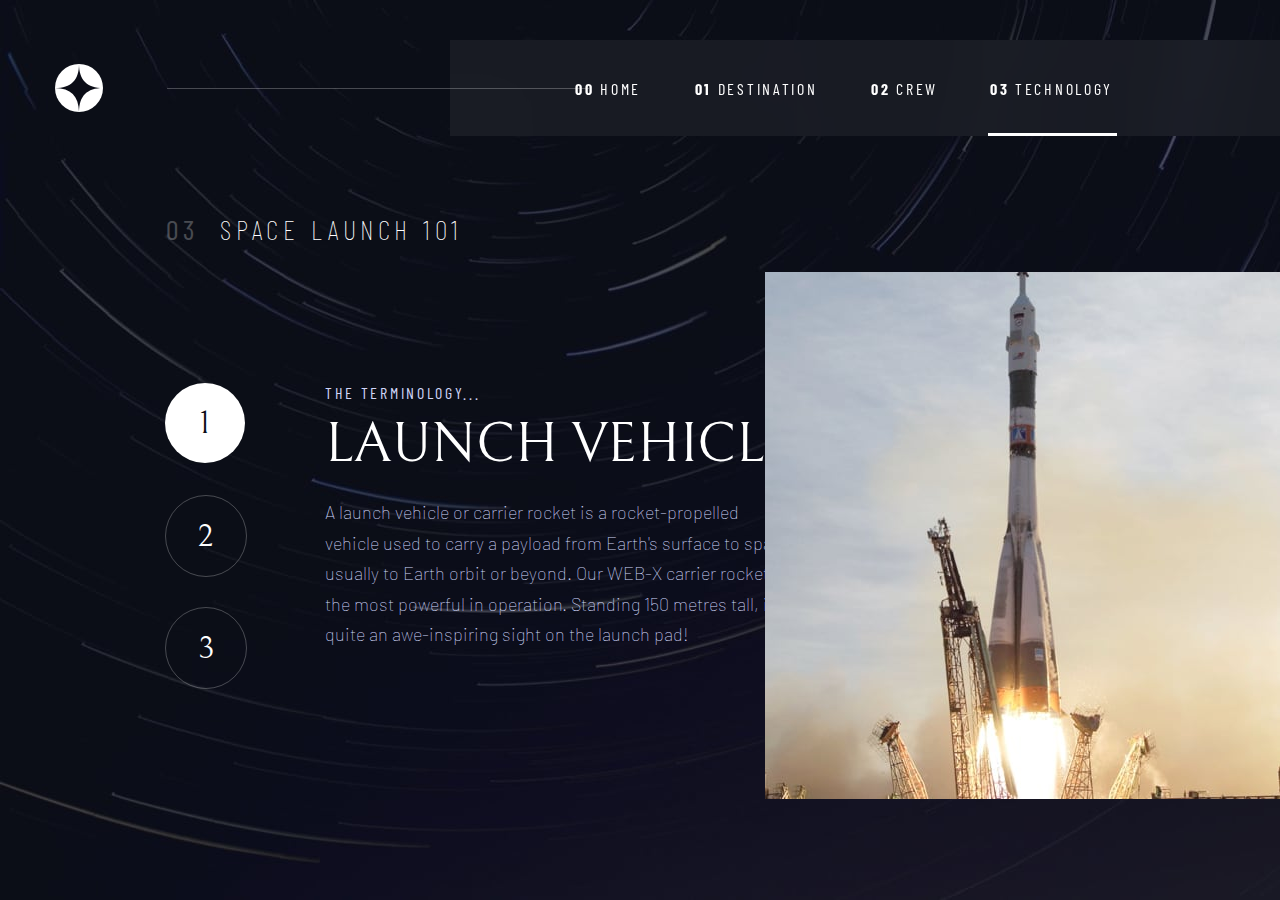
<file: technology-vehicle.html>
<!DOCTYPE html>
<html lang="en">
<head>
  <meta charset="UTF-8">
  <meta name="viewport" content="width=device-width, initial-scale=1.0">

  <link rel="icon" type="image/png" sizes="32x32" href="./assets/favicon-32x32.png">

  <title>Frontend Mentor | Space tourism website</title>
  <link rel="stylesheet" href="css/style.css">
  <link rel="stylesheet" href="css/technology-style.css">
  <link rel="preconnect" href="https://fonts.googleapis.com">
  <link rel="preconnect" href="https://fonts.gstatic.com" crossorigin>
  <link href="https://fonts.googleapis.com/css2?family=Barlow&family=Barlow+Condensed&family=Bellefair&display=swap" rel="stylesheet">
</head>
<body>
  <div class="top-container">
    <img class="logo-img" src="assets/shared/logo.svg" alt="logo-image">
    <div class="menu-block">   <!-- Block of Main menu -->
      <div class="home-page">  <!-- Block of 1 button -->
          <div class="navtext navtext-properties"><b>00</b> HOME</div>
      </div>
      <a href="index.html"><div class="home-button">
          <div class="home-line"></div>
      </div></a>
      <div class="destination-page">  <!-- Block of 2 button -->
        <div class="navtext navtext-properties"><b>01</b> DESTINATION</div>
      </div>
      <a href="destination-moon.html"><div class="destination-button">
        <div class="destination-line"></div>
      </div></a>
      <div class="crew-page">  <!-- Block of 3 button -->
        <div class="navtext navtext-properties"><b>02</b> CREW</div>
      </div>
      <a href="crew-commander.html"><div class="crew-button">
        <div class="crew-line"></div>
      </div></a>
      <div class="technology-page">  <!-- Block of 4 button -->
        <div class="navtext navtext-properties"><b>03</b> TECHNOLOGY</div>
      </div>
      <div class="technology-default">
        <div class="technology-line"></div>
      </div>
    </div>
    <div class="top-line"></div>
  </div>
  <div class="middle-container">
    <div class="top-text-header">
      <h5 class="top-text-header-1"><b>03</b></h5>
      <h5 class="top-text-header-2">Space launch 101</h5>
    </div>
    <div class="menu-technology-block">

      <div class="current-button-tech-1"><p class="heading4 current-text-button-tech">1</p></div>

      <div class="page-tech-2">
        <p class="heading4 text-button-tech">2</p>
      </div>
      <a href="technology-spaceport.html"><div class="button-tech-2"></div></a>

      <div class="page-tech-3">
        <p class="heading4 text-button-tech">3</p>
      </div>
      <a href="technology-capsule.html"><div class="button-tech-3"></div></a>
    </div>

    <div class="descripption-block-technology">
      <p class="navtext top-text-technology">The terminology...</p>
      <p class="heading3 middle-text-technology">Launch vehicle</p>
      <p class="bottom-text-technology">A launch vehicle or carrier rocket is a rocket-propelled vehicle used to carry a
      payload from Earth's surface to space, usually to Earth orbit or beyond. Our
      WEB-X carrier rocket is the most powerful in operation. Standing 150 metres tall,
      it's quite an awe-inspiring sight on the launch pad!</p>
    </div>
    <img class="image-technology" src="assets/technology/image-launch-vehicle-portrait.jpg" alt="technology-image">
  </div>
</body>
</html>
</file>
<file: css/style.css>
/*Colors 0B0D17 D0D6F9 FFFFFF*/

body {
  margin: 0;
  background-color: #0B0D17;
  background-image: url("../assets/home/background-home-desktop.jpg");
  background-size: cover;
  font-family: 'Barlow', sans-serif;
  font-size: 18px;
  color: #FFFFFF;
}

.heading1 {
  font-family: 'Bellefair', serif;
  font-size: 150px;
  text-transform: uppercase;
}
.heading2 {
  font-family: 'Bellefair', serif;
  font-size: 100px;
  text-transform: uppercase;
}
.heading3 {
  font-family: 'Bellefair', serif;
  font-size: 56px;
  text-transform: uppercase;
  color: #FFFFFF;
}
.heading4 {
  font-family: 'Bellefair', serif;
  font-size: 32px;
  text-transform: uppercase;
  color: #FFFFFF;
}
h5 {
  font-family: 'Barlow Condensed', sans-serif;
  font-size: 28px;
  font-weight: 100;
  letter-spacing: 4.75px;
  color: #D0D6F9;
  text-transform: uppercase;

}
.subheading1 {
  font-family: 'Bellefair', serif;
  font-size: 28px;
  text-transform: uppercase;
}
.subheading2 {
  font-family: 'Barlow Condensed', sans-serif;
  font-size: 14px;
  letter-spacing: 2.35;
  text-transform: uppercase;
  color: #D0D6F9;
}
.navtext {
  font-family: 'Barlow Condensed', sans-serif;
  font-size: 16px;
  letter-spacing: 2.7px;
  text-align: center;
  text-transform: uppercase;
  color: #FFFFFF;
}
a {
  color: #FFFFFF;
}

/*-------------TOP CONTAINER -------------*/

.top-container {
  height: 136px;
  display: block;
  position: relative;
}

.logo-img {
  margin: 64px auto auto 55px;
}
.top-line {
  height: 1px;
  width: 33%;
  background-color: #FFFFFF;
  opacity: 0.25;
  position: absolute;
  left: 167px;
  top: 88px;
}
.menu-block {
  width: 830px;
  height: 96px;
  position: absolute;
  right: 0;
  top: 40px;
  background-color: #FFFFFF;
  background-color: rgba(150, 150, 150, 0.1);
  backdrop-filter: blur(30px);
}
.navtext-properties {
  margin-top: 39px;
}

.home-page {
  width: 70px;
  height: 96px;
  position: absolute;
  left: 123px;
  top: 0;
}
.home-button {
  width: 70px;
  height: 96px;
  position: absolute;
  left: 123px;
  top: 0;
  opacity: 0;
  transition: opacity 0.5s;
}
.home-button:hover {
  opacity: 0.5;
}
.home-line {
  width: 70px;
  height: 3px;
  position: absolute;
  bottom: 0;
  background-color: #FFFFFF;
}
.home-default {
  width: 70px;
  height: 96px;
  position: absolute;
  left: 123px;
  top: 0;
}

.destination-page {
  width: 130px;
  height: 96px;
  position: absolute;
  left: 241px;
  top: 0;
}
.destination-button {
  width: 130px;
  height: 96px;
  position: absolute;
  left: 241px;
  top: 0;
  opacity: 0;
  transition: opacity 0.5s;
}
.destination-button:hover {
  opacity: 0.5;
}
.destination-line {
  width: 130px;
  height: 3px;
  position: absolute;
  bottom: 0;
  background-color: #FFFFFF;
}
.destination-default {
  width: 130px;
  height: 96px;
  position: absolute;
  left: 241px;
  top: 0;
}

.crew-page {
  width: 71px;
  height: 96px;
  position: absolute;
  left: 419px;
  top: 0;
}
.crew-button {
  width: 71px;
  height: 96px;
  position: absolute;
  left: 419px;
  top: 0;
  opacity: 0;
  transition: opacity 0.5s;
}
.crew-button:hover {
  opacity: 0.5;
}
.crew-line {
  width: 71px;
  height: 3px;
  position: absolute;
  bottom: 0;
  background-color: #FFFFFF;
}
.crew-default {
  width: 71px;
  height: 96px;
  position: absolute;
  left: 419px;
  top: 0;
}

.technology-page {
  width: 127px;
  height: 96px;
  position: absolute;
  left: 538px;
  top: 0;
}
.technology-button {
  width: 127px;
  height: 96px;
  position: absolute;
  left: 538px;
  top: 0;
  opacity: 0;
  transition: opacity 0.5s;
}
.technology-button:hover {
  opacity: 0.5;
}
.technology-line {
  width: 129px;
  height: 3px;
  position: absolute;
  bottom: 0;
  background-color: #FFFFFF;
}
.technology-default {
  width: 127px;
  height: 96px;
  position: absolute;
  left: 538px;
  top: 0;
}

/*------------- INDEX MIDDLE CONTAINER -------------*/

.middle-container {
  display: block;
  position: relative;
  height: 764px;
}

.top-text-header {
  height: 34px;
  width: 382px;
  position: absolute;
  left: 166px;
  top: 76px;
}
.top-text-header-1 {
  margin: 0;
  color: #FFFFFF;
  opacity: 0.25;
  position: absolute;
  left: 0;
}
.top-text-header-2 {
  margin: 0;
  color: #FFFFFF;
  text-transform: uppercase;
  position: absolute;
  left: 54px;
}
</file>
<file: css/crew-style.css>
body {
  background-image: url("../assets/crew/background-crew-desktop.jpg");
  color: #D0D6F9;
}
.post-crew {
  position: absolute;
  left: 165px;
  top: 264px;
  opacity: 0.5;
  margin: 0 auto 15px;
}
.name-crew {
  position: absolute;
  left: 165px;
  top: 316px;
  margin: 15px auto 15px;
}
.about-crew-1 {
  height: 128px;
  width: 444px;
  position: absolute;
  left: 165px;
  top: 418px;
  margin: 15px auto 15px;
  color: #D0D6F9;
  line-height: 1.7;
  font-weight: 100;
}
.image-crew-1 {
  position: absolute;
  right: 137px;
  bottom: -10px;
  margin-bottom: 10px;
}
.about-crew-2 {
  height: 128px;
  width: 444px;
  position: absolute;
  left: 165px;
  top: 418px;
  margin: 15px auto 15px;
  color: #D0D6F9;
  line-height: 1.7;
  font-weight: 100;
}
.image-crew-2 {
  position: absolute;
  right: 186px;
  bottom: 0;

}
.about-crew-3 {
  height: 160px;
  width: 444px;
  position: absolute;
  left: 165px;
  top: 418px;
  margin: 15px auto 15px;
  color: #D0D6F9;
  line-height: 1.7;
  font-weight: 100;
}
.image-crew-3 {
  position: absolute;
  right: 142px;
  bottom: -27px;
  margin-bottom: 27px;
}
.about-crew-4 {
  height: 128px;
  width: 444px;
  position: absolute;
  left: 165px;
  top: 418px;
  margin: 15px auto 15px;
  color: #D0D6F9;
  line-height: 1.7;
  font-weight: 100;
}
.image-crew-4 {
  position: absolute;
  right: 89px;
  bottom: 0;

}

.bottom-menu-crew {
  height: 15px;
  width: 132px;
  position: absolute;
  left: 167px;
  top: 655px;
}
.crew-button-1 {
  height: 15px;
  width: 15px;
  border-radius: 100%;
  background-color: #FFFFFF;
  position: absolute;
  left: 0;
  opacity: 0.17;
  transition: opacity 0.5s;
}
.crew-button-1:hover {
  opacity: 0.5;
}
.crew-button-current-1 {
  height: 15px;
  width: 15px;
  border-radius: 100%;
  background-color: #FFFFFF;
  position: absolute;
  left: 0;
}
.crew-button-2 {
  height: 15px;
  width: 15px;
  border-radius: 100%;
  background-color: #FFFFFF;
  position: absolute;
  left: 39px;
  opacity: 0.17;
  transition: opacity 0.5s;
}
.crew-button-2:hover {
  opacity: 0.5;
}
.crew-button-current-2 {
  height: 15px;
  width: 15px;
  border-radius: 100%;
  background-color: #FFFFFF;
  position: absolute;
  left: 39px;
}
.crew-button-3 {
  height: 15px;
  width: 15px;
  border-radius: 100%;
  background-color: #FFFFFF;
  position: absolute;
  left: 78px;
  opacity: 0.17;
  transition: opacity 0.5s;
}
.crew-button-3:hover {
  opacity: 0.5;
}
.crew-button-current-3 {
  height: 15px;
  width: 15px;
  border-radius: 100%;
  background-color: #FFFFFF;
  position: absolute;
  left: 78px;
}
.crew-button-4 {
  height: 15px;
  width: 15px;
  border-radius: 100%;
  background-color: #FFFFFF;
  position: absolute;
  left: 117px;
  opacity: 0.17;
  transition: opacity 0.5s;
}
.crew-button-4:hover {
  opacity: 0.5;
}
.crew-button-current-4 {
  height: 15px;
  width: 15px;
  border-radius: 100%;
  background-color: #FFFFFF;
  position: absolute;
  left: 117px;
}
</file>
<file: css/destination-style.css>
body {
  background-image: url("../assets/destination/background-destination-desktop.jpg");
}

.img-destination {
  position: absolute;
  left: 230px;
  top: 207px;
}
.dest-menu-module {
  height: 472px;
  width: 445px;
  position: absolute;
  right: 163px;
  top: 174px;
}

/*---------------  DESTINATION MENU BLOCK BEGIN  ---------------*/

.dest-menu-block {
  width: 286px;
  height: 34px;
  position: absolute;
  left: 0;
  top: 0;
}

.moon-page {
  width: 39px;
  height: 34px;
  position: absolute;
  left: 0;
  top: 0;
}
.moon-button {
  width: 39px;
  height: 34px;
  position: absolute;
  left: 0;
  top: 0;
  opacity: 0;
  transition: opacity 0.5s;
}
.moon-button:hover {
  opacity: 0.5;
}
.moon-line {
  width: 39px;
  height: 3px;
  position: absolute;
  bottom: 0;
  background-color: #FFFFFF;
}
.moon-default {
  width: 39px;
  height: 34px;
  position: absolute;
  left: 0;
  top: 0;
}

.mars-page {
  width: 37px;
  height: 34px;
  position: absolute;
  left: 74px;
  top: 0;
}
.mars-button {
  width: 37px;
  height: 34px;
  position: absolute;
  left: 74px;
  top: 0;
  opacity: 0;
  transition: opacity 0.5s;
}
.mars-button:hover {
  opacity: 0.5;
}
.mars-line {
  width: 37px;
  height: 3px;
  position: absolute;
  bottom: 0;
  background-color: #FFFFFF;
}
.mars-default {
  width: 37px;
  height: 34px;
  position: absolute;
  left: 74px;
  top: 0;
}

.europa-page {
  width: 56px;
  height: 34px;
  position: absolute;
  left: 147px;
  top: 0;
}
.europa-button {
  width: 56px;
  height: 34px;
  position: absolute;
  left: 147px;
  top: 0;
  opacity: 0;
  transition: opacity 0.5s;
}
.europa-button:hover {
  opacity: 0.5;
}
.europa-line {
  width: 56px;
  height: 3px;
  position: absolute;
  bottom: 0;
  background-color: #FFFFFF;
}
.europa-default {
  width: 56px;
  height: 34px;
  position: absolute;
  left: 147px;
  top: 0;
}

.titan-page {
  width: 42px;
  height: 34px;
  position: absolute;
  left: 239px;
  top: 0;
}
.titan-button {
  width: 42px;
  height: 34px;
  position: absolute;
  left: 239px;
  top: 0;
  opacity: 0;
  transition: opacity 0.5s;
}
.titan-button:hover {
  opacity: 0.5;
}
.titan-line {
  width: 42px;
  height: 3px;
  position: absolute;
  bottom: 0;
  background-color: #FFFFFF;
}
.titan-default {
  width: 42px;
  height: 34px;
  position: absolute;
  left: 239px;
  top: 0;
}
/*---------------  DESTINATION MENU BLOCK END  ---------------*/

.dest-description-header {
  margin: 71px auto 20px;
}
.dest-description-bottom {
  color: #D0D6F9;
  line-height: 1.7;
  font-weight: 100;
}
.dest-horisontal-rule {
  border-style: none;
  border-top: solid;
  border-width: 1px;
  border-color: #383B4B;
  margin: 54px auto 28px;
}

.dest-distance-box {
  height: 61px;
  width: 155px;
  position: absolute;
  left: 0;
  bottom: 0;
}
.dest-traveltime-box {
  height: 61px;
  width: 144px;
  position: absolute;
  left: 222px;
  bottom: 0;
}
.distance-traveltime-head {
  margin: 0 auto 12px;
}
.distance-traveltime {
  margin: auto;
}
</file>
<file: css/technology-style.css>
body {
  background-image: url("../assets/technology/background-technology-desktop.jpg");
}
.image-technology {
  position: absolute;
  right: 0;
  top: 136px;
}

.menu-technology-block {
  height: 304px;
  width: 80px;
  position: absolute;
  left: 165px;
  top: 247px;
}

.text-button-tech {
  color: #FFFFFF;
  text-align: center;
  margin-top: 22px;
}
.current-text-button-tech {
  color: #0B0D17;
  text-align: center;
  margin-top: 22px;
}

.page-tech-1 {
  height: 80px;
  width: 80px;
  position: absolute;
  top: 1px;
  left: 1px;
}
.button-tech-1 {
  height: 80px;
  width: 80px;
  position: absolute;
  top: 0;
  left: 0;
  border-radius: 100%;
  border-style: solid;
  border-color: #FFFFFF;
  border-width: 1px;
  opacity: 0.25;
  transition: opacity 0.5s;
}
.button-tech-1:hover {
  opacity: 1;
}
.current-button-tech-1 {
  height: 80px;
  width: 80px;
  position: absolute;
  top: 0;
  left: 0;
  border-radius: 100%;
  background-color: #FFFFFF;
  text-align: center;
}

.page-tech-2 {
  height: 80px;
  width: 80px;
  position: absolute;
  top: 113px;
  left: 1;
}
.button-tech-2 {
  height: 80px;
  width: 80px;
  position: absolute;
  top: 112px;
  left: 0;
  border-radius: 100%;
  border-style: solid;
  border-color: #FFFFFF;
  border-width: 1px;
  opacity: 0.25;
  transition: opacity 0.5s;
}
.button-tech-2:hover {
  opacity: 1;
}
.current-button-tech-2 {
  height: 80px;
  width: 80px;
  position: absolute;
  top: 112px;
  left: 0;
  border-radius: 100%;
  background-color: #FFFFFF;
  text-align: center;
}

.page-tech-3 {
  height: 80px;
  width: 80px;
  position: absolute;
  top: 225px;
  left: 1px;
}
.button-tech-3 {
  height: 80px;
  width: 80px;
  position: absolute;
  top: 224px;
  left: 0;
  border-radius: 100%;
  border-style: solid;
  border-color: #FFFFFF;
  border-width: 1px;
  opacity: 0.25;
  transition: opacity 0.5s;
}
.button-tech-3:hover {
  opacity: 1;
}
.current-button-tech-3 {
  height: 80px;
  width: 80px;
  position: absolute;
  top: 224px;
  left: 0;
  border-radius: 100%;
  background-color: #FFFFFF;
  text-align: center;
}

.descripption-block-technology {
  height: 303px;
  width: 470px;
  position: absolute;
  left: 325px;
  top: 247px;
}
.top-text-technology {
  margin: auto;
  color: #D0D6F9;
  text-align: left;
}
.middle-text-technology {
  margin: 10px auto 20px;
  color: #FFFFFF;
}
.bottom-text-technology {
  color: #D0D6F9;
  line-height: 1.7;
  font-weight: 100;
}
</file>
